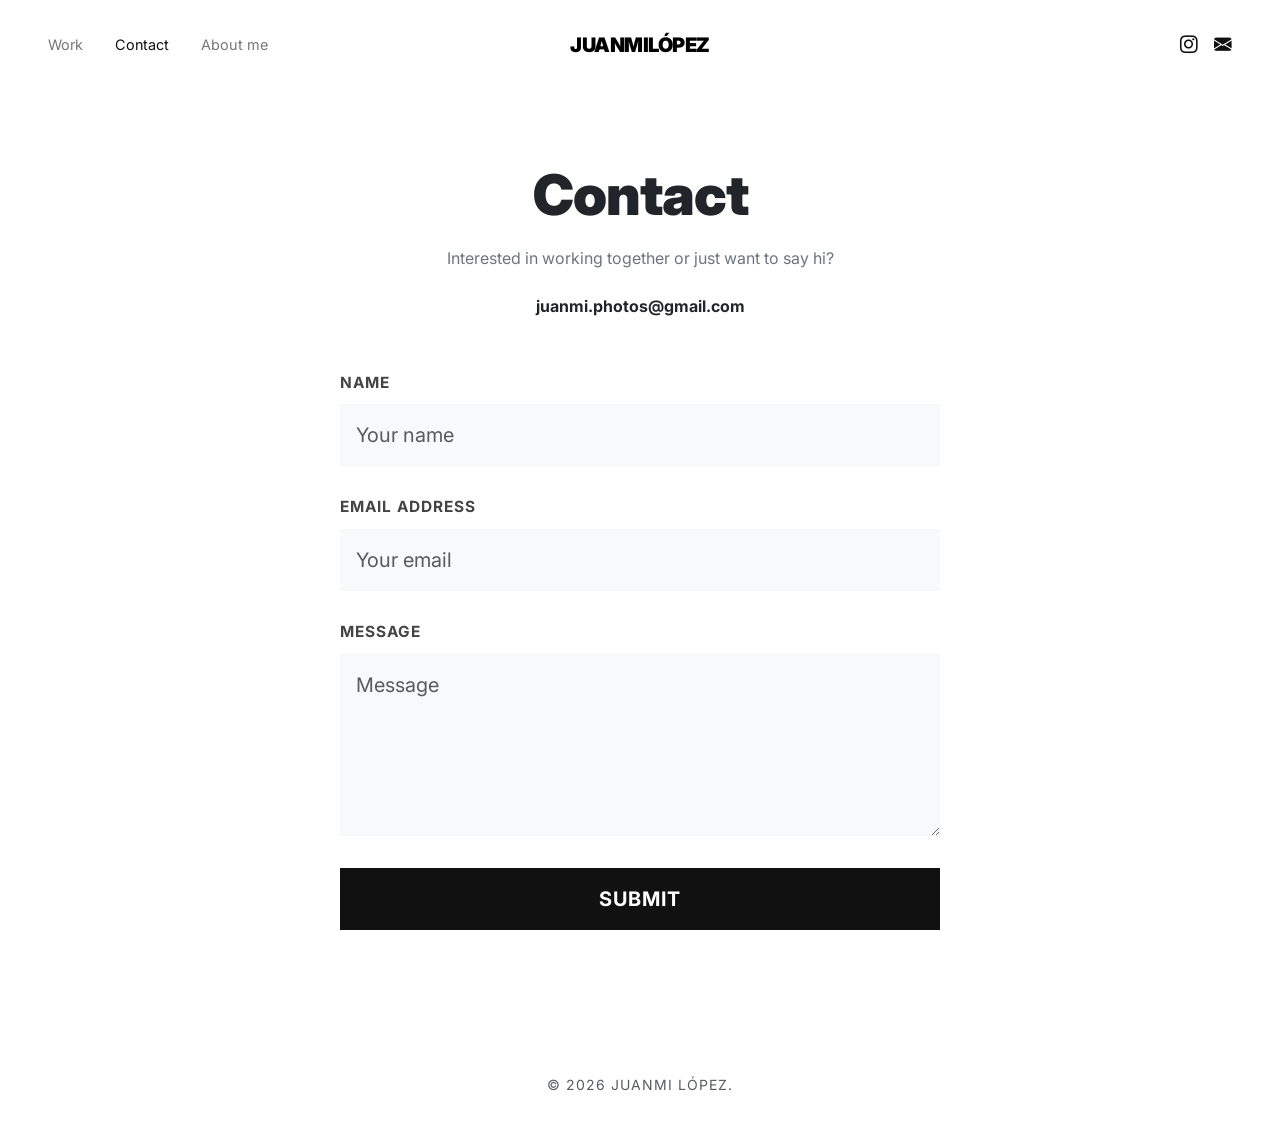
<file: contact.html>
<!DOCTYPE html>
<html lang="en">
<head>
    <meta charset="UTF-8">
    <meta name="viewport" content="width=device-width, initial-scale=1.0">
    <title>Contact - Juanmi López</title>
    <!-- Bootstrap CSS -->
    <link href="https://cdn.jsdelivr.net/npm/bootstrap@5.3.0/dist/css/bootstrap.min.css" rel="stylesheet">
    <!-- Bootstrap Icons -->
    <link rel="stylesheet" href="https://cdn.jsdelivr.net/npm/bootstrap-icons@1.11.1/font/bootstrap-icons.css">
    <!-- Google Fonts -->
    <link rel="preconnect" href="https://fonts.googleapis.com">
    <link rel="preconnect" href="https://fonts.gstatic.com" crossorigin>
    <link href="https://fonts.googleapis.com/css2?family=Inter:wght@400;700;900&display=swap" rel="stylesheet">
    <!-- Custom CSS -->
    <link rel="stylesheet" href="styles.css">
</head>
<body>
    <!-- Navbar -->
    <nav class="navbar navbar-expand-lg bg-white sticky-top py-4">
        <div class="container-fluid px-4 px-md-5">
            <div class="d-flex w-100 justify-content-between align-items-center">
                <!-- Left Links -->
                <div class="d-none d-lg-flex nav-links">
                    <a href="index.html">Work</a>
                    <a href="contact.html" class="active">Contact</a>
                    <a href="about.html">About me</a>
                </div>
                
                <!-- Center Logo -->
                <a class="navbar-brand text-center fw-black logo-text m-0" href="index.html">JUANMILÓPEZ</a>
                
                <!-- Right Icons -->
                <div class="d-flex nav-icons">
                    <a href="https://www.instagram.com/juanmivisuals/" target="_blank"><i class="bi bi-instagram"></i></a>
                    <a href="contact.html" class="active"><i class="bi bi-envelope-fill"></i></a>
                </div>
            </div>
        </div>
    </nav>

    <!-- Contact Section -->
    <main class="container py-5 mt-4">
        <div class="row justify-content-center m-0">
            <div class="col-12" style="max-width: 600px; padding: 0;">
                <div class="text-center mb-5">
                    <h1 class="fw-black mb-3 text-dark" style="font-size: 3.5rem; letter-spacing: -1px;">Contact</h1>
                    <p class="text-secondary mb-4">Interested in working together or just want to say hi?</p>
                    <p class="fw-bold mb-5"><a href="mailto:juanmi.photos@gmail.com" class="text-dark text-decoration-none">juanmi.photos@gmail.com</a></p>
                </div>
                
                <form class="text-start about-text w-100">
                    <div class="mb-4">
                        <label class="form-label fw-bold small text-uppercase letter-spacing-1">Name</label>
                        <input type="text" class="form-control form-control-lg border-0 bg-light rounded-0" placeholder="Your name">
                    </div>
                    <div class="mb-4">
                        <label class="form-label fw-bold small text-uppercase letter-spacing-1">Email Address</label>
                        <input type="email" class="form-control form-control-lg border-0 bg-light rounded-0" placeholder="Your email">
                    </div>
                    <div class="mb-4">
                        <label class="form-label fw-bold small text-uppercase letter-spacing-1">Message</label>
                        <textarea class="form-control form-control-lg border-0 bg-light rounded-0" rows="5" placeholder="Message"></textarea>
                    </div>
                    <button type="submit" class="btn btn-dark btn-lg w-100 fw-bold py-3 mt-2 rounded-0 text-uppercase letter-spacing-1">Submit</button>
                </form>
            </div>
        </div>
    </main>

    <!-- Footer -->
    <footer class="text-center py-5 mt-5">
        <p class="text-muted small m-0 letter-spacing-1 text-uppercase">&copy; 2026 Juanmi López.</p>
    </footer>

    <!-- Scripts -->
    <script src="https://cdn.jsdelivr.net/npm/bootstrap@5.3.0/dist/js/bootstrap.bundle.min.js"></script>
    <script src="script.js"></script>
</body>
</html>
</file>
<file: styles.css>
:root {
    --text-primary: #111111;
    --text-secondary: #777777;
    --bg-light: #f4f4f4;
}

body {
    font-family: 'Inter', -apple-system, sans-serif;
    color: var(--text-primary);
    background-color: #ffffff;
    -webkit-font-smoothing: antialiased;
}

/* Navbar */
.navbar {
    padding-top: 2rem !important;
    padding-bottom: 2rem !important;
    background-color: #ffffff !important;
    position: relative !important;
}

.nav-links a {
    text-decoration: none;
    color: var(--text-secondary);
    font-size: 0.9rem;
    transition: color 0.3s ease;
    margin-right: 2rem;
}

.nav-links a:hover, .nav-links a.active {
    color: var(--text-primary);
}

.navbar .d-flex {
    position: static !important;
}

.logo-text {
    position: absolute;
    left: 50%;
    transform: translateX(-50%);
    font-size: 1.25rem;
    font-weight: 900;
    letter-spacing: -0.5px;
    margin: 0 !important;
}

.nav-icons {
    margin-left: auto !important;
}

.nav-icons a {
    color: var(--text-primary);
    font-size: 1.1rem;
    margin-left: 1rem;
    transition: opacity 0.3s ease;
}

.nav-icons a:hover {
    opacity: 0.6;
}

/* Typography Utility */
.fw-black { font-weight: 900; }
.fw-bold { font-weight: 700; }
.text-uppercase { text-transform: uppercase; letter-spacing: 1px; }
.letter-spacing-1 { letter-spacing: 1px; }

/* Hero Section */
.hero-section {
    min-height: 40vh;
    display: flex;
    flex-direction: column;
    justify-content: center;
    align-items: center;
}

.hero-title {
    font-weight: 900;
    font-size: 3rem;
    letter-spacing: -1px;
    margin-bottom: 0.5rem;
}

.hero-subtitle {
    color: var(--text-secondary);
    font-size: 1.1rem;
}

/* Gallery Grid */
.gallery-grid {
    padding: 0 4vw;
    max-width: 1100px;
    margin: 0 auto;
}

.gallery-item {
    aspect-ratio: 1 / 1;
    width: 100%;
    overflow: hidden;
    position: relative;
    display: flex;
    flex-direction: column;
    justify-content: center;
    align-items: center;
}

.image-item {
    background-color: var(--bg-light);
}

.image-item img {
    width: 100%;
    height: 100%;
    object-fit: cover;
    object-position: center 15%;
    transition: transform 0.6s ease;
}

.image-item:hover img {
    transform: scale(1.03);
}

.text-item {
    background-color: #f8f9fa; /* Light grey */
    transition: background-color 0.3s ease;
    text-align: center;
}

.text-item:hover {
    background-color: #f0f0f0;
}

.text-item.dark-grey {
    background-color: #e9ecef;
}

.text-item.dark-grey:hover {
    background-color: #dee2e6;
}

.project-title {
    font-weight: 900;
    font-size: 1.5rem;
    margin-bottom: 0.5rem;
}

.project-year {
    color: var(--text-secondary);
    font-size: 1rem;
}

/* Individual Galleries */
.project-image-wrapper {
    aspect-ratio: 1 / 1;
    overflow: hidden;
    background-color: #f9f9f9;
}
.project-image-wrapper img {
    width: 100%;
    height: 100%;
    object-fit: cover;
    object-position: center 15%; /* Focuses on the top of the image to prevent cutting off faces */
    display: block;
    transition: transform 0.6s ease;
}

/* Object Position Overrides */
.object-center { object-position: center center !important; }
.object-top { object-position: center top !important; }
.object-bottom { object-position: center bottom !important; }

/* About and Contact */
.about-text {
    font-size: 1.1rem;
    line-height: 1.8;
    color: #444;
}

/* Form Styles */
.form-control {
    background-color: #f8f9fa;
    border: none;
    border-radius: 0;
    padding: 1rem;
}
.form-control:focus {
    box-shadow: none;
    background-color: #f0f0f0;
}
.btn-dark {
    background-color: #111;
    border: none;
    border-radius: 0;
}
.btn-dark:hover {
    background-color: #333;
}

@media (max-width: 992px) {
    .hero-title { font-size: 2.5rem; }
    .gallery-item { height: 50vh; }
}
</file>
